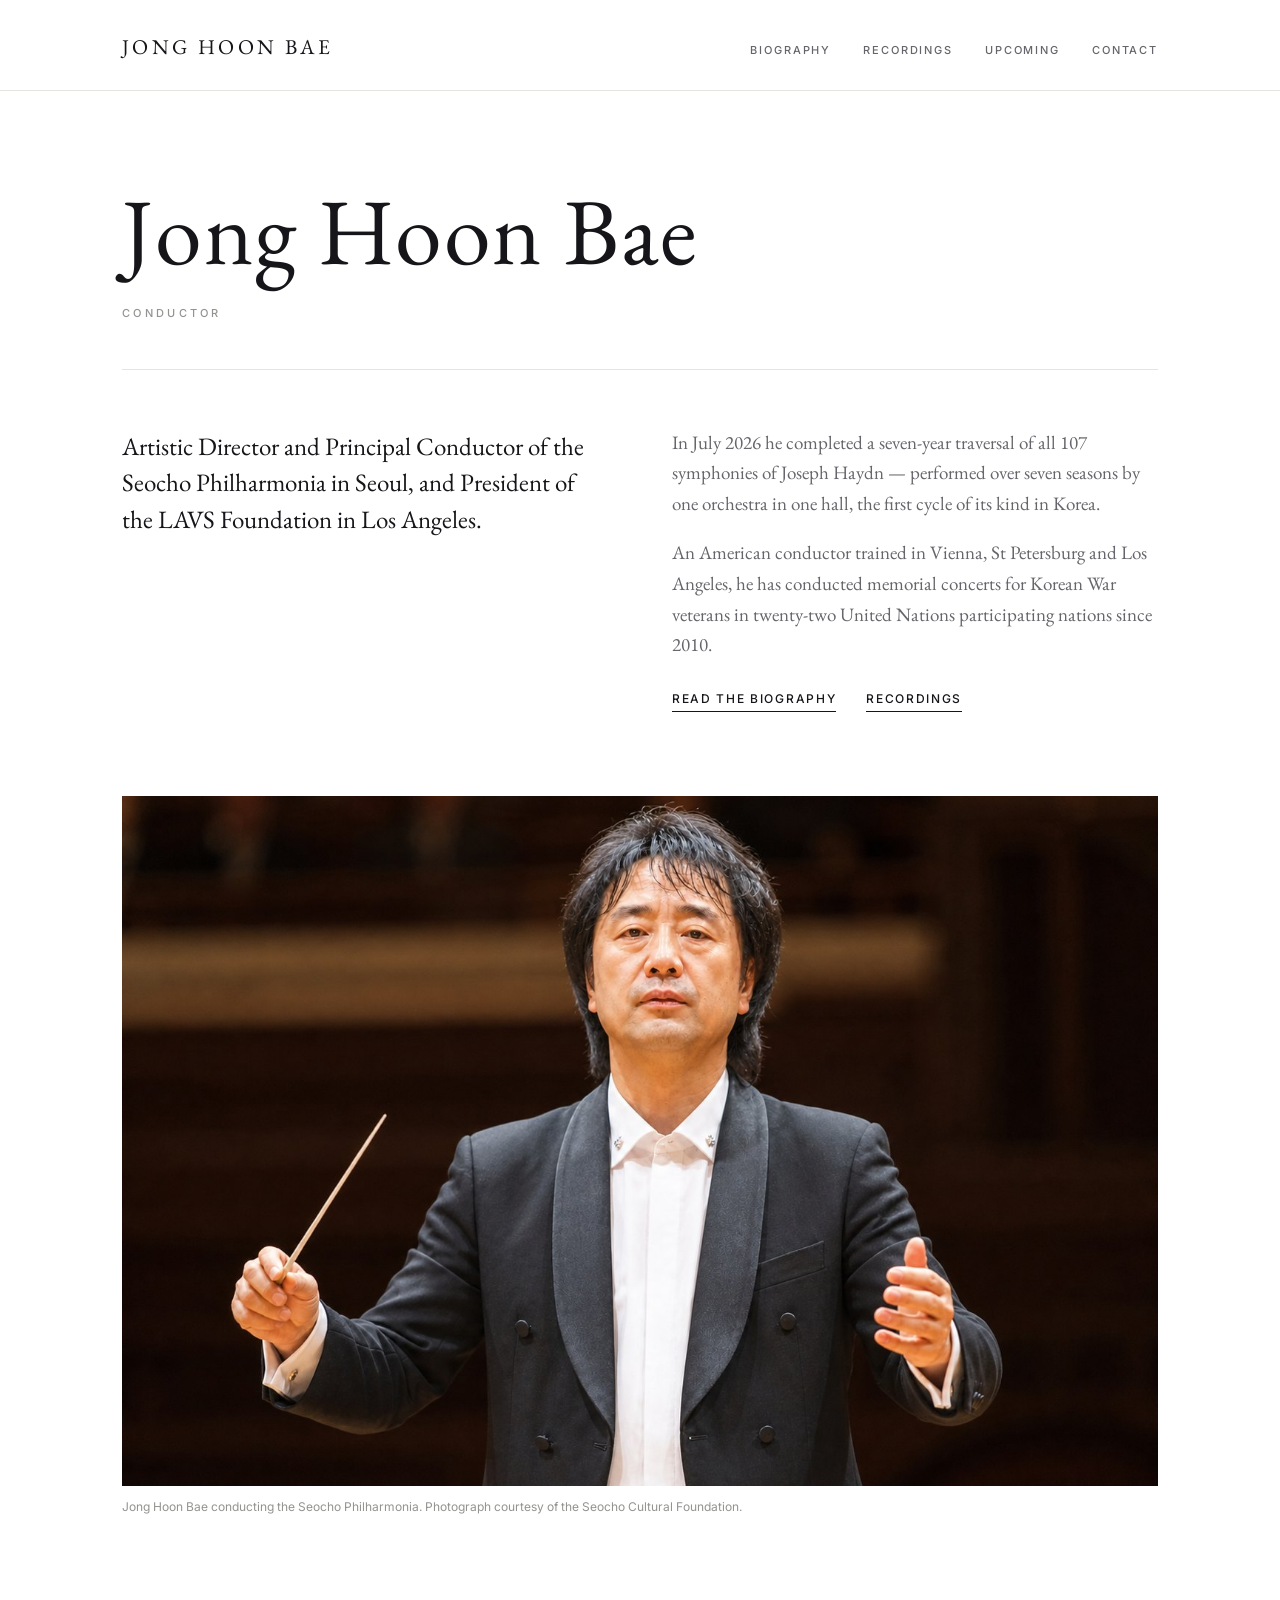
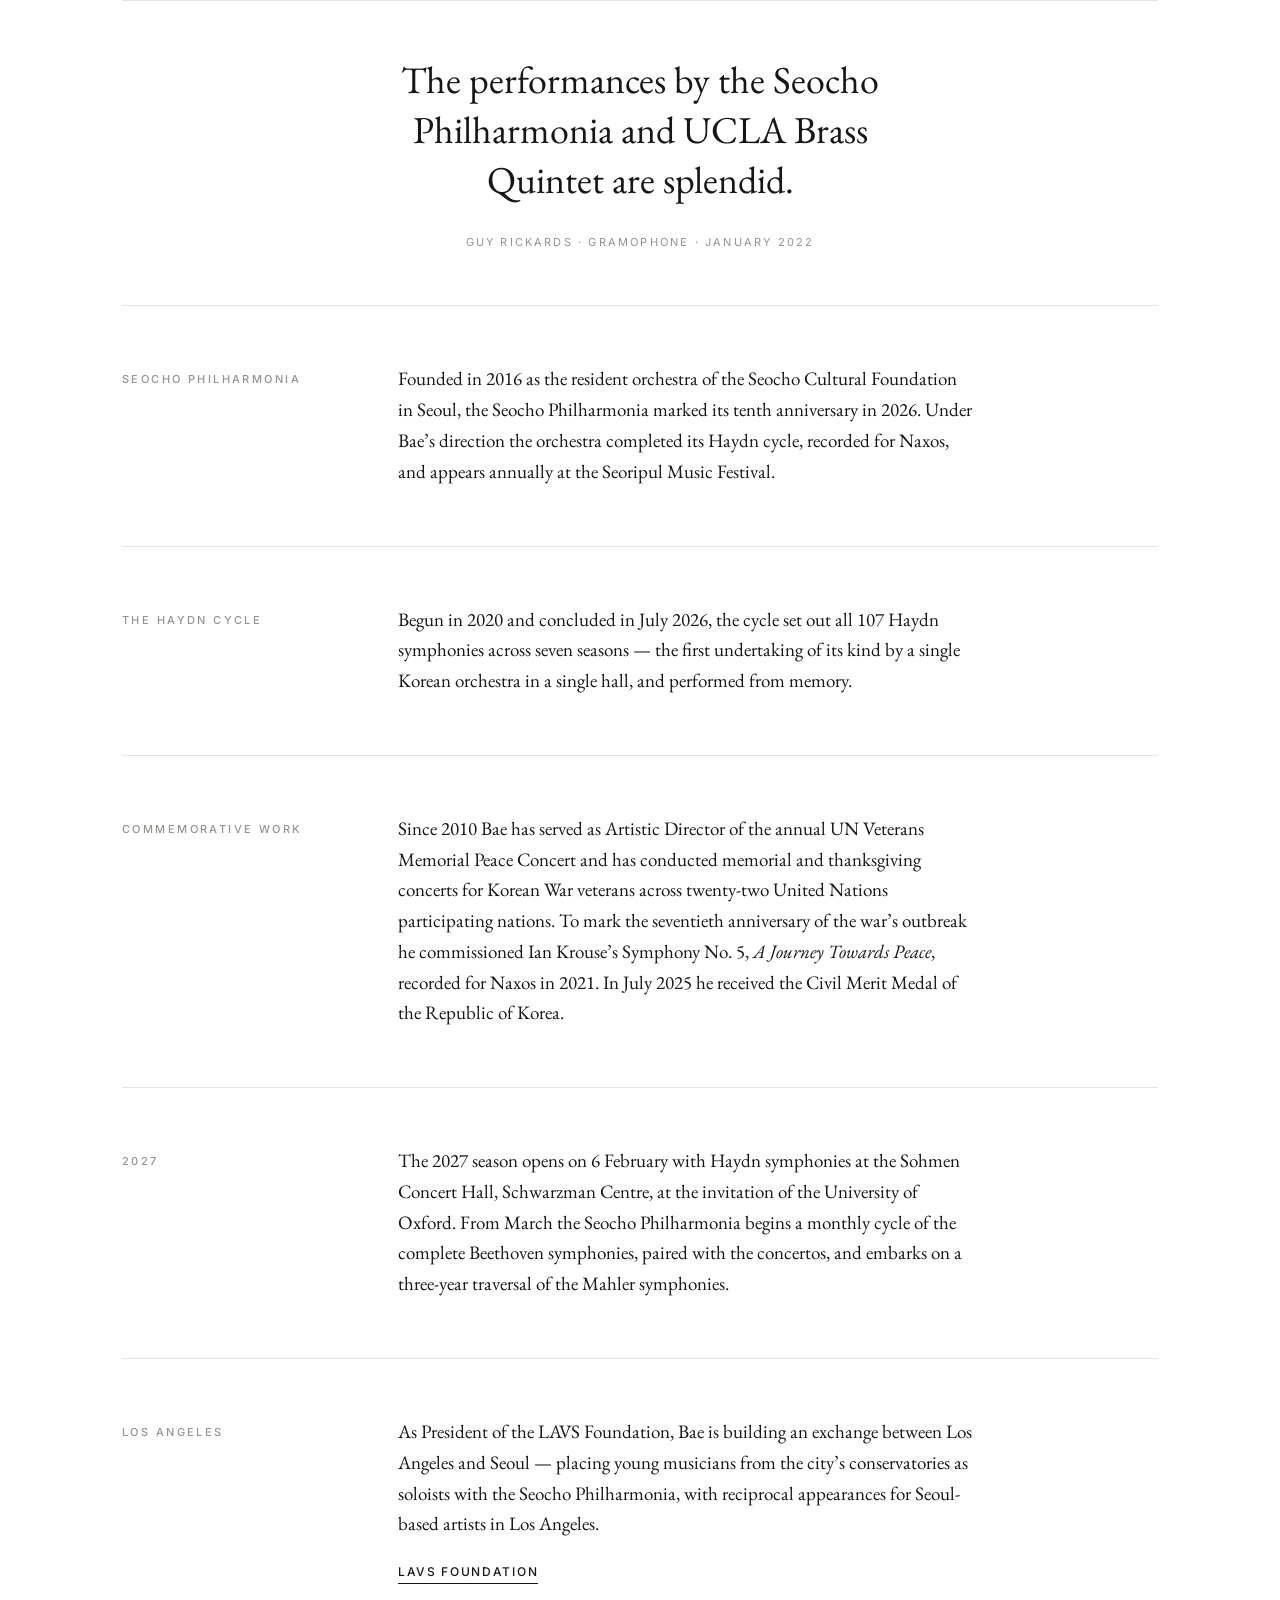
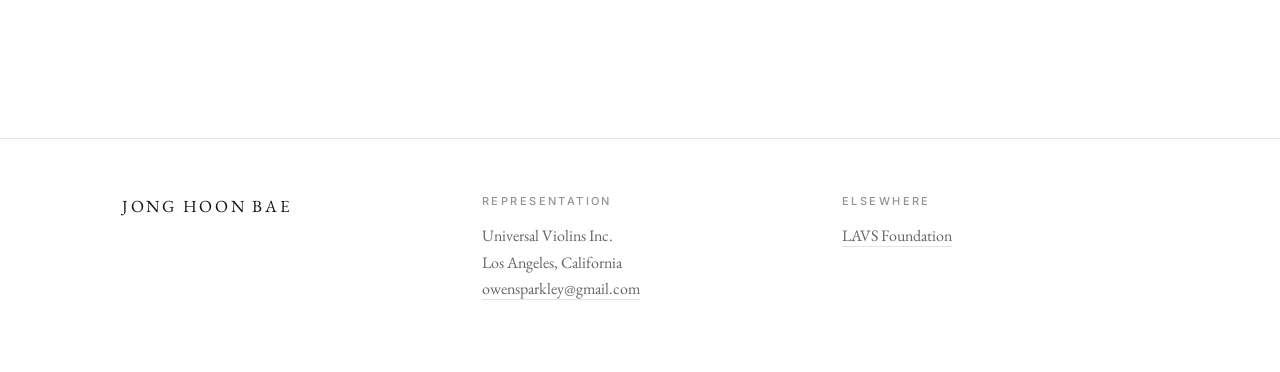
<file: index.html>
<!doctype html>
<html lang="en">
<head>
<meta charset="utf-8">
<meta name="viewport" content="width=device-width, initial-scale=1">
<title>Jong Hoon Bae — Conductor</title>
<meta name="description" content="Jong Hoon Bae is Artistic Director and Principal Conductor of the Seocho Philharmonia in Seoul, and President of the LAVS Foundation in Los Angeles.">
<meta property="og:title" content="Jong Hoon Bae — Conductor">
<meta property="og:description" content="Artistic Director and Principal Conductor of the Seocho Philharmonia.">
<meta property="og:type" content="profile">
<link rel="preconnect" href="https://fonts.gstatic.com" crossorigin>
<link rel="stylesheet" href="https://fonts.googleapis.com/css2?family=EB+Garamond:wght@400;500&family=Inter:wght@400;500&display=swap">
<link rel="stylesheet" href="styles.css">
</head>
<body>

<a class="skip" href="#main">Skip to content</a>

<header class="masthead">
  <div class="wrap masthead__inner">
    <a class="wordmark" href="/">Jong Hoon Bae</a>
    <nav class="nav" id="nav" aria-label="Main">
      <a href="biography.html">Biography</a>
      <a href="recordings.html">Recordings</a>
      <a href="upcoming.html">Upcoming</a>
      <a href="contact.html">Contact</a>
    </nav>
    <button class="navtoggle" id="navtoggle" aria-expanded="false" aria-controls="nav">Menu</button>
  </div>
  <div class="wrap" id="navmobile"></div>
</header>

<main id="main">
  <div class="wrap">

    <div class="opening">
      <h1 class="opening__name">Jong Hoon Bae</h1>
      <p class="opening__role">Conductor</p>
      <div class="opening__line"></div>
    </div>

    <div class="lede">
      <div>
        <p class="lede__statement">Artistic Director and Principal Conductor of the Seocho Philharmonia in Seoul, and President of the LAVS Foundation in Los Angeles.</p>
      </div>
      <div class="lede__body">
        <p>In July 2026 he completed a seven-year traversal of all 107 symphonies of Joseph Haydn &mdash; performed over seven seasons by one orchestra in one hall, the first cycle of its kind in Korea.</p>
        <p>An American conductor trained in Vienna, St&nbsp;Petersburg and Los Angeles, he has conducted memorial concerts for Korean War veterans in twenty-two United Nations participating nations since 2010.</p>
        <div class="links" style="margin-top:28px">
          <a class="link" href="biography.html">Read the biography</a>
          <a class="link" href="recordings.html">Recordings</a>
        </div>
      </div>
    </div>

    <div class="section">
      <div class="plate"><img src="images/concert-bae-900.jpg"
           srcset="images/concert-bae-900.jpg 900w, images/concert-bae-1400.jpg 1400w"
           sizes="(min-width: 1180px) 1036px, 92vw"
           width="1400" height="933"
           alt="Jong Hoon Bae conducting"></div>
      <p class="caption">Jong Hoon Bae conducting the Seocho Philharmonia. Photograph courtesy of the Seocho Cultural Foundation.</p>
    </div>

    <figure class="quote">
      <blockquote>The performances by the Seocho Philharmonia and UCLA Brass Quintet are splendid.</blockquote>
      <figcaption>Guy Rickards &middot; Gramophone &middot; January 2022</figcaption>
    </figure>

    <section class="split" style="border-top:none">
      <p class="split__label">Seocho Philharmonia</p>
      <div class="split__body">
        <p class="measure">Founded in 2016 as the resident orchestra of the Seocho Cultural Foundation in Seoul, the Seocho Philharmonia marked its tenth anniversary in 2026. Under Bae&rsquo;s direction the orchestra completed its Haydn cycle, recorded for Naxos, and appears annually at the Seoripul Music Festival.</p>
      </div>
    </section>

    <section class="split">
      <p class="split__label">The Haydn cycle</p>
      <div class="split__body">
        <p class="measure">Begun in 2020 and concluded in July 2026, the cycle set out all 107 Haydn symphonies across seven seasons &mdash; the first undertaking of its kind by a single Korean orchestra in a single hall, and performed from memory.</p>
      </div>
    </section>

    <section class="split">
      <p class="split__label">Commemorative work</p>
      <div class="split__body">
        <p class="measure">Since 2010 Bae has served as Artistic Director of the annual UN Veterans Memorial Peace Concert and has conducted memorial and thanksgiving concerts for Korean War veterans across twenty-two United Nations participating nations. To mark the seventieth anniversary of the war&rsquo;s outbreak he commissioned Ian Krouse&rsquo;s Symphony No.&nbsp;5, <em>A Journey Towards Peace</em>, recorded for Naxos in 2021. In July 2025 he received the Civil Merit Medal of the Republic of Korea.</p>
      </div>
    </section>

    <section class="split">
      <p class="split__label">2027</p>
      <div class="split__body">
        <p class="measure">The 2027 season opens on 6 February with Haydn symphonies at the Sohmen Concert Hall, Schwarzman Centre, at the invitation of the University of Oxford. From March the Seocho Philharmonia begins a monthly cycle of the complete Beethoven symphonies, paired with the concertos, and embarks on a three-year traversal of the Mahler symphonies.</p>
      </div>
    </section>

    <section class="split">
      <p class="split__label">Los Angeles</p>
      <div class="split__body">
        <p class="measure">As President of the LAVS Foundation, Bae is building an exchange between Los Angeles and Seoul &mdash; placing young musicians from the city&rsquo;s conservatories as soloists with the Seocho Philharmonia, with reciprocal appearances for Seoul-based artists in Los Angeles.</p>
        <div class="links" style="margin-top:22px">
          <a class="link" href="https://lavsfoundation.org">LAVS Foundation</a>
        </div>
      </div>
    </section>

  </div>
</main>

<footer class="foot">
  <div class="wrap foot__inner">
    <div>
      <div class="foot__mark">Jong Hoon Bae</div>
    </div>
    <div>
      <h4>Representation</h4>
      <address>
        Universal Violins Inc.<br>
        Los Angeles, California<br>
        <a href="mailto:owensparkley@gmail.com">owensparkley@gmail.com</a>
      </address>
    </div>
    <div>
      <h4>Elsewhere</h4>
      <p><a href="https://lavsfoundation.org">LAVS Foundation</a></p>
    </div>
  </div>
</footer>

<script>
(function () {
  var btn = document.getElementById('navtoggle');
  var nav = document.getElementById('nav');
  var slot = document.getElementById('navmobile');
  if (!btn || !nav || !slot) return;
  btn.addEventListener('click', function () {
    var open = btn.getAttribute('aria-expanded') === 'true';
    btn.setAttribute('aria-expanded', String(!open));
    if (open) { nav.classList.remove('nav--open'); nav.style.display = ''; }
    else { slot.appendChild(nav); nav.classList.add('nav--open'); nav.style.display = 'flex'; }
  });
})();
</script>

</body>
</html>
</file>
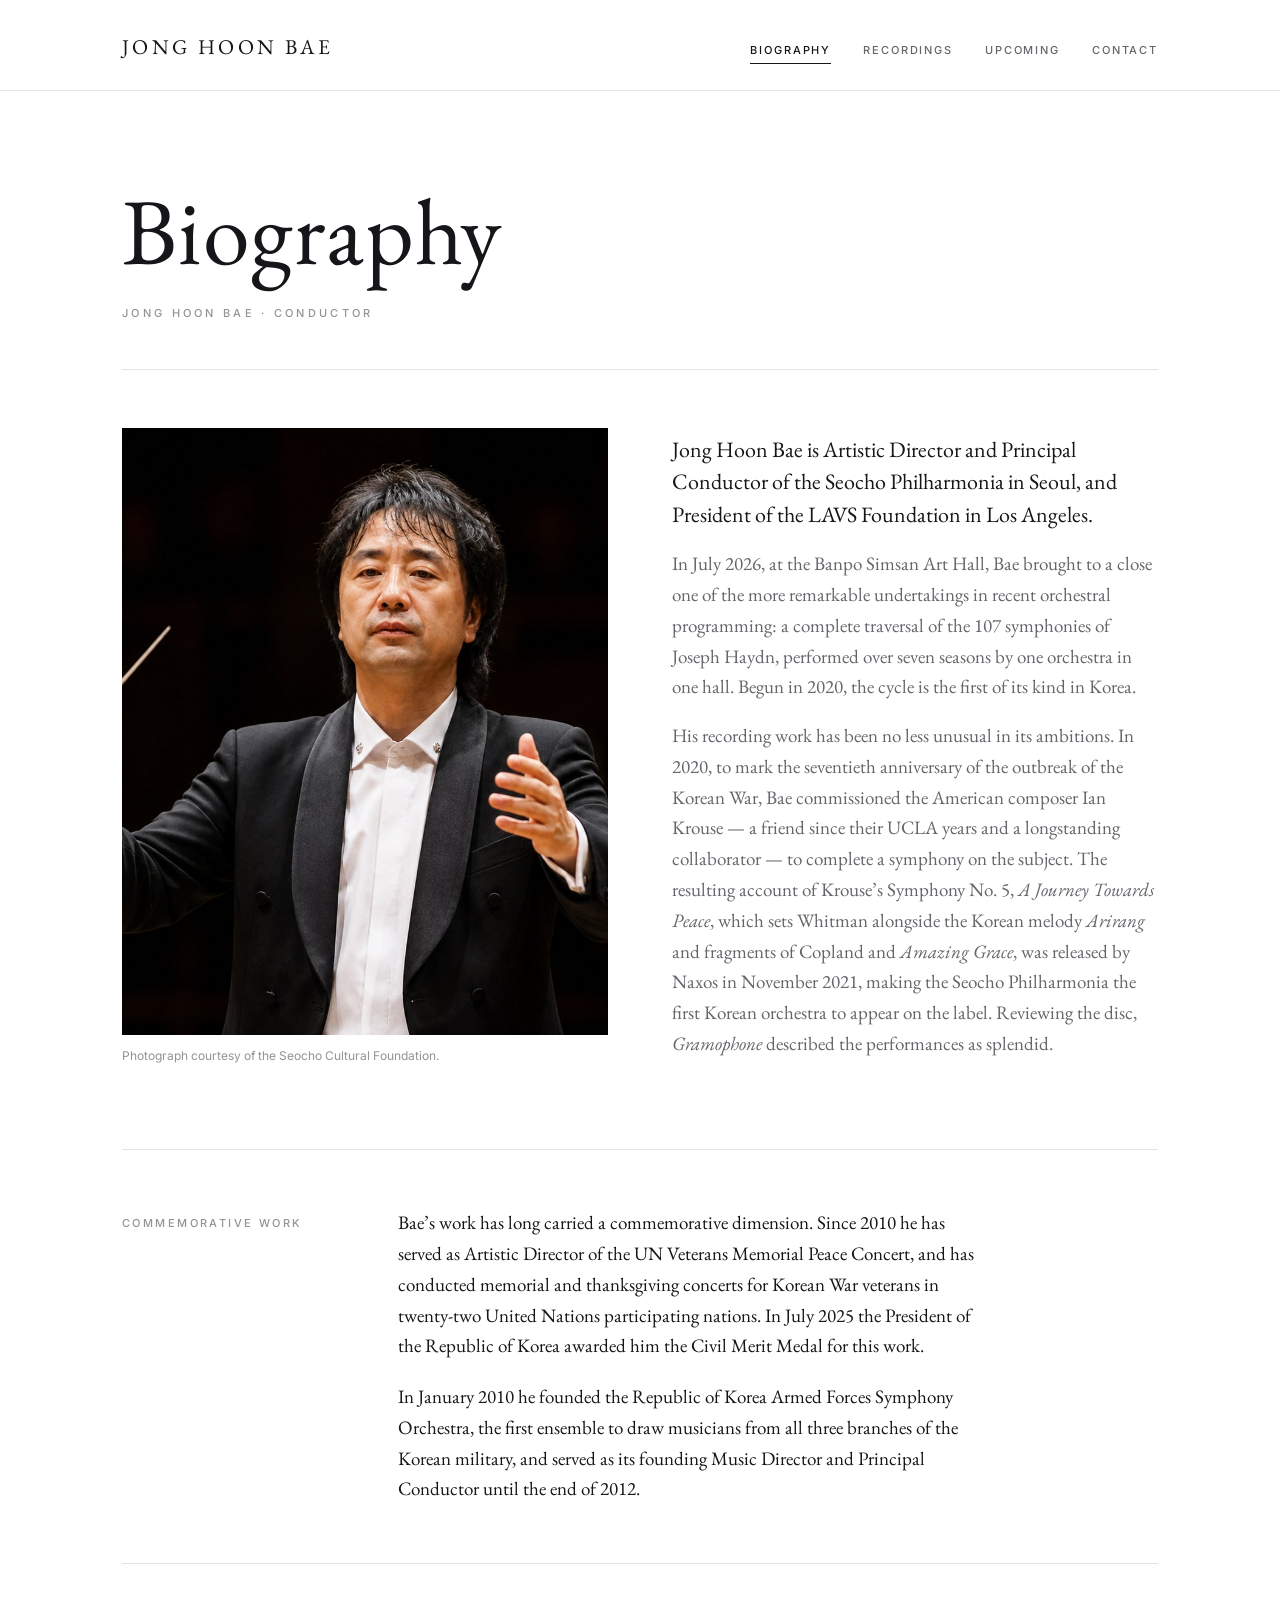
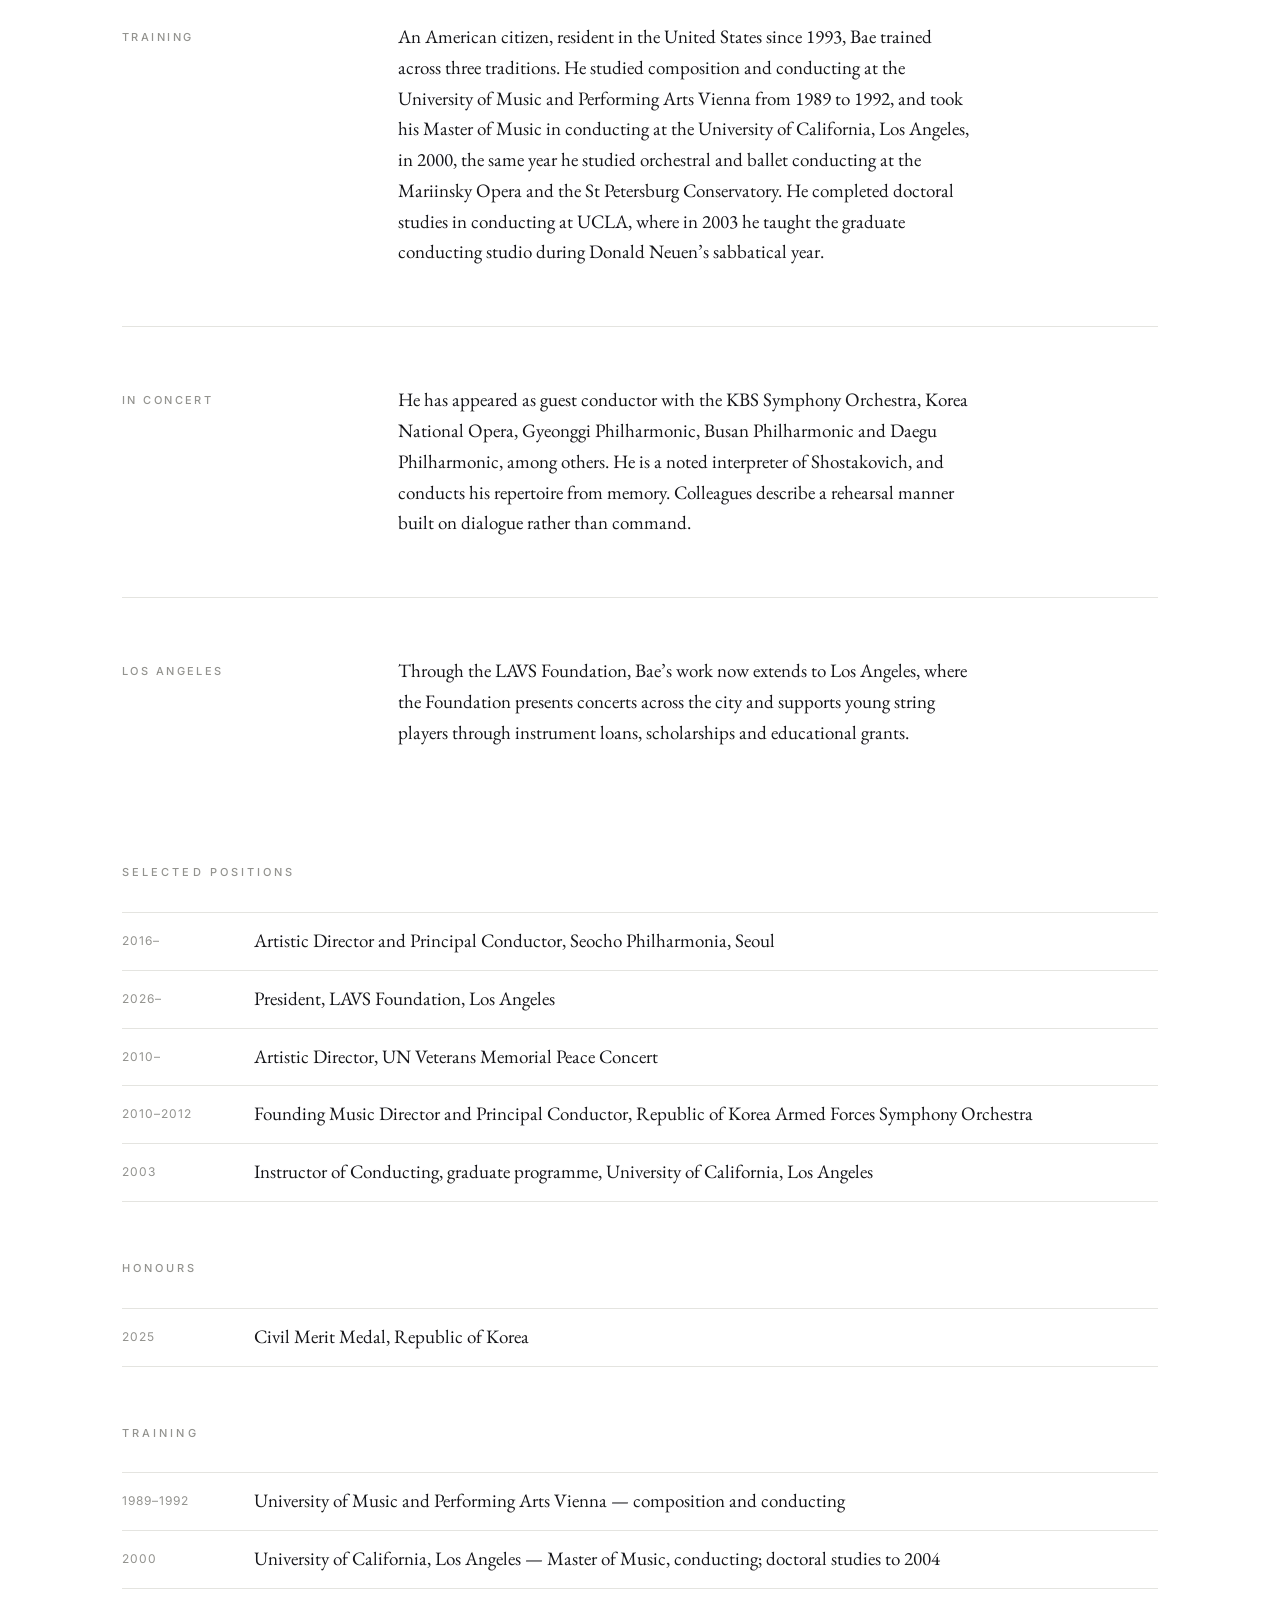
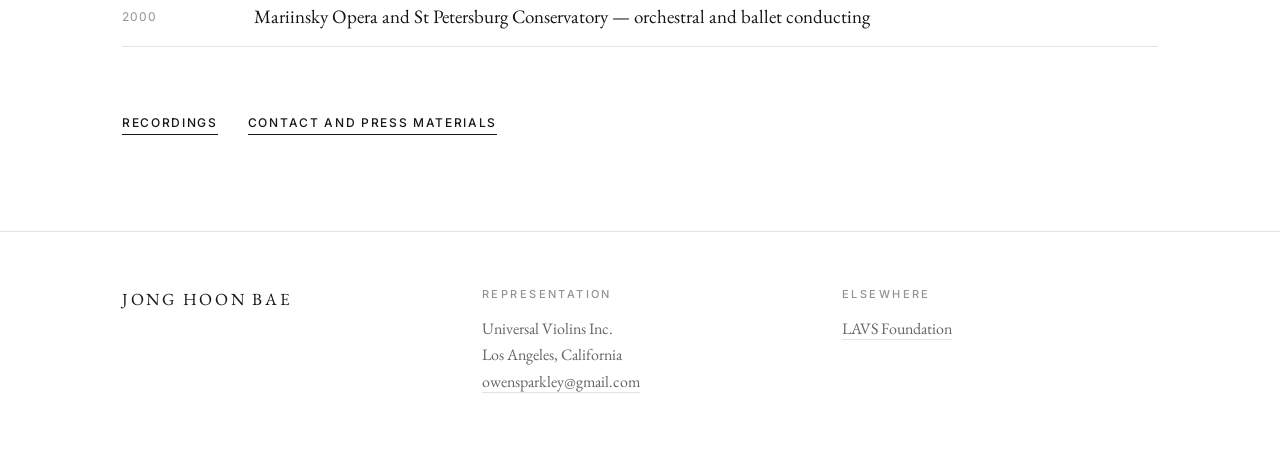
<file: biography.html>
<!doctype html>
<html lang="en">
<head>
<meta charset="utf-8">
<meta name="viewport" content="width=device-width, initial-scale=1">
<title>Biography — Jong Hoon Bae</title>
<meta name="description" content="Biography of the conductor Jong Hoon Bae — Artistic Director and Principal Conductor of the Seocho Philharmonia, Seoul.">
<meta property="og:title" content="Biography — Jong Hoon Bae">
<meta property="og:type" content="profile">
<link rel="preconnect" href="https://fonts.gstatic.com" crossorigin>
<link rel="stylesheet" href="https://fonts.googleapis.com/css2?family=EB+Garamond:wght@400;500&family=Inter:wght@400;500&display=swap">
<link rel="stylesheet" href="styles.css">
</head>
<body>

<a class="skip" href="#main">Skip to content</a>

<header class="masthead">
  <div class="wrap masthead__inner">
    <a class="wordmark" href="index.html">Jong Hoon Bae</a>
    <nav class="nav" id="nav" aria-label="Main">
      <a href="biography.html" aria-current="page">Biography</a>
      <a href="recordings.html">Recordings</a>
      <a href="upcoming.html">Upcoming</a>
      <a href="contact.html">Contact</a>
    </nav>
    <button class="navtoggle" id="navtoggle" aria-expanded="false" aria-controls="nav">Menu</button>
  </div>
  <div class="wrap" id="navmobile"></div>
</header>

<main id="main">
  <div class="wrap">

    <div class="opening">
      <h1 class="opening__name">Biography</h1>
      <p class="opening__role">Jong Hoon Bae &middot; Conductor</p>
      <div class="opening__line"></div>
    </div>

    <div class="lede">
      <div>
        <div class="plate plate--portrait"><img src="images/portrait-concert-bae-480.jpg"
             srcset="images/portrait-concert-bae-480.jpg 480w, images/portrait-concert-bae-800.jpg 800w"
             sizes="(min-width: 900px) 500px, 92vw"
             width="480" height="600"
             alt="Jong Hoon Bae"></div>
        <p class="caption">Photograph courtesy of the Seocho Cultural Foundation.</p>
      </div>
      <div class="lede__body" style="padding-top:6px">
        <p style="font-size:22px;line-height:1.48;color:var(--ink)">Jong Hoon Bae is Artistic Director and Principal Conductor of the Seocho Philharmonia in Seoul, and President of the LAVS Foundation in Los Angeles.</p>
        <p>In July 2026, at the Banpo Simsan Art Hall, Bae brought to a close one of the more remarkable undertakings in recent orchestral programming: a complete traversal of the 107 symphonies of Joseph Haydn, performed over seven seasons by one orchestra in one hall. Begun in 2020, the cycle is the first of its kind in Korea.</p>
        <p>His recording work has been no less unusual in its ambitions. In 2020, to mark the seventieth anniversary of the outbreak of the Korean War, Bae commissioned the American composer Ian Krouse &mdash; a friend since their UCLA years and a longstanding collaborator &mdash; to complete a symphony on the subject. The resulting account of Krouse&rsquo;s Symphony No.&nbsp;5, <em>A Journey Towards Peace</em>, which sets Whitman alongside the Korean melody <em>Arirang</em> and fragments of Copland and <em>Amazing Grace</em>, was released by Naxos in November 2021, making the Seocho Philharmonia the first Korean orchestra to appear on the label. Reviewing the disc, <em>Gramophone</em> described the performances as splendid.</p>
      </div>
    </div>

    <section class="split" style="margin-top:84px">
      <p class="split__label">Commemorative work</p>
      <div class="split__body">
        <p class="measure">Bae&rsquo;s work has long carried a commemorative dimension. Since 2010 he has served as Artistic Director of the UN Veterans Memorial Peace Concert, and has conducted memorial and thanksgiving concerts for Korean War veterans in twenty-two United Nations participating nations. In July 2025 the President of the Republic of Korea awarded him the Civil Merit Medal for this work.</p>
        <p class="measure">In January 2010 he founded the Republic of Korea Armed Forces Symphony Orchestra, the first ensemble to draw musicians from all three branches of the Korean military, and served as its founding Music Director and Principal Conductor until the end of 2012.</p>
      </div>
    </section>

    <section class="split">
      <p class="split__label">Training</p>
      <div class="split__body">
        <p class="measure">An American citizen, resident in the United States since 1993, Bae trained across three traditions. He studied composition and conducting at the University of Music and Performing Arts Vienna from 1989 to 1992, and took his Master of Music in conducting at the University of California, Los Angeles, in 2000, the same year he studied orchestral and ballet conducting at the Mariinsky Opera and the St&nbsp;Petersburg Conservatory. He completed doctoral studies in conducting at UCLA, where in 2003 he taught the graduate conducting studio during Donald Neuen&rsquo;s sabbatical year.</p>
      </div>
    </section>

    <section class="split">
      <p class="split__label">In concert</p>
      <div class="split__body">
        <p class="measure">He has appeared as guest conductor with the KBS Symphony Orchestra, Korea National Opera, Gyeonggi Philharmonic, Busan Philharmonic and Daegu Philharmonic, among others. He is a noted interpreter of Shostakovich, and conducts his repertoire from memory. Colleagues describe a rehearsal manner built on dialogue rather than command.</p>
      </div>
    </section>

    <section class="split">
      <p class="split__label">Los Angeles</p>
      <div class="split__body">
        <p class="measure">Through the LAVS Foundation, Bae&rsquo;s work now extends to Los Angeles, where the Foundation presents concerts across the city and supports young string players through instrument loans, scholarships and educational grants.</p>
      </div>
    </section>

    <section class="section" style="padding-top:58px">
      <p class="eyebrow">Selected positions</p>
      <ul class="plainlist">
        <li><span class="yr">2016&ndash;</span><span>Artistic Director and Principal Conductor, Seocho Philharmonia, Seoul</span></li>
        <li><span class="yr">2026&ndash;</span><span>President, LAVS Foundation, Los Angeles</span></li>
        <li><span class="yr">2010&ndash;</span><span>Artistic Director, UN Veterans Memorial Peace Concert</span></li>
        <li><span class="yr">2010&ndash;2012</span><span>Founding Music Director and Principal Conductor, Republic of Korea Armed Forces Symphony Orchestra</span></li>
        <li><span class="yr">2003</span><span>Instructor of Conducting, graduate programme, University of California, Los Angeles</span></li>
      </ul>
    </section>

    <section class="section" style="padding-top:58px">
      <p class="eyebrow">Honours</p>
      <ul class="plainlist">
        <li><span class="yr">2025</span><span>Civil Merit Medal, Republic of Korea</span></li>
      </ul>
    </section>

    <section class="section" style="padding-top:58px">
      <p class="eyebrow">Training</p>
      <ul class="plainlist">
        <li><span class="yr">1989&ndash;1992</span><span>University of Music and Performing Arts Vienna &mdash; composition and conducting</span></li>
        <li><span class="yr">2000</span><span>University of California, Los Angeles &mdash; Master of Music, conducting; doctoral studies to 2004</span></li>
        <li><span class="yr">2000</span><span>Mariinsky Opera and St&nbsp;Petersburg Conservatory &mdash; orchestral and ballet conducting</span></li>
      </ul>
    </section>

    <section class="section" style="padding-top:58px">
      <div class="links">
        <a class="link" href="recordings.html">Recordings</a>
        <a class="link" href="contact.html">Contact and press materials</a>
      </div>
    </section>

  </div>
</main>

<footer class="foot">
  <div class="wrap foot__inner">
    <div>
      <div class="foot__mark">Jong Hoon Bae</div>
    </div>
    <div>
      <h4>Representation</h4>
      <address>
        Universal Violins Inc.<br>
        Los Angeles, California<br>
        <a href="mailto:owensparkley@gmail.com">owensparkley@gmail.com</a>
      </address>
    </div>
    <div>
      <h4>Elsewhere</h4>
      <p><a href="https://lavsfoundation.org">LAVS Foundation</a></p>
    </div>
  </div>
</footer>

<script>
(function () {
  var btn = document.getElementById('navtoggle');
  var nav = document.getElementById('nav');
  var slot = document.getElementById('navmobile');
  if (!btn || !nav || !slot) return;
  btn.addEventListener('click', function () {
    var open = btn.getAttribute('aria-expanded') === 'true';
    btn.setAttribute('aria-expanded', String(!open));
    if (open) { nav.classList.remove('nav--open'); nav.style.display = ''; }
    else { slot.appendChild(nav); nav.classList.add('nav--open'); nav.style.display = 'flex'; }
  });
})();
</script>

</body>
</html>
</file>
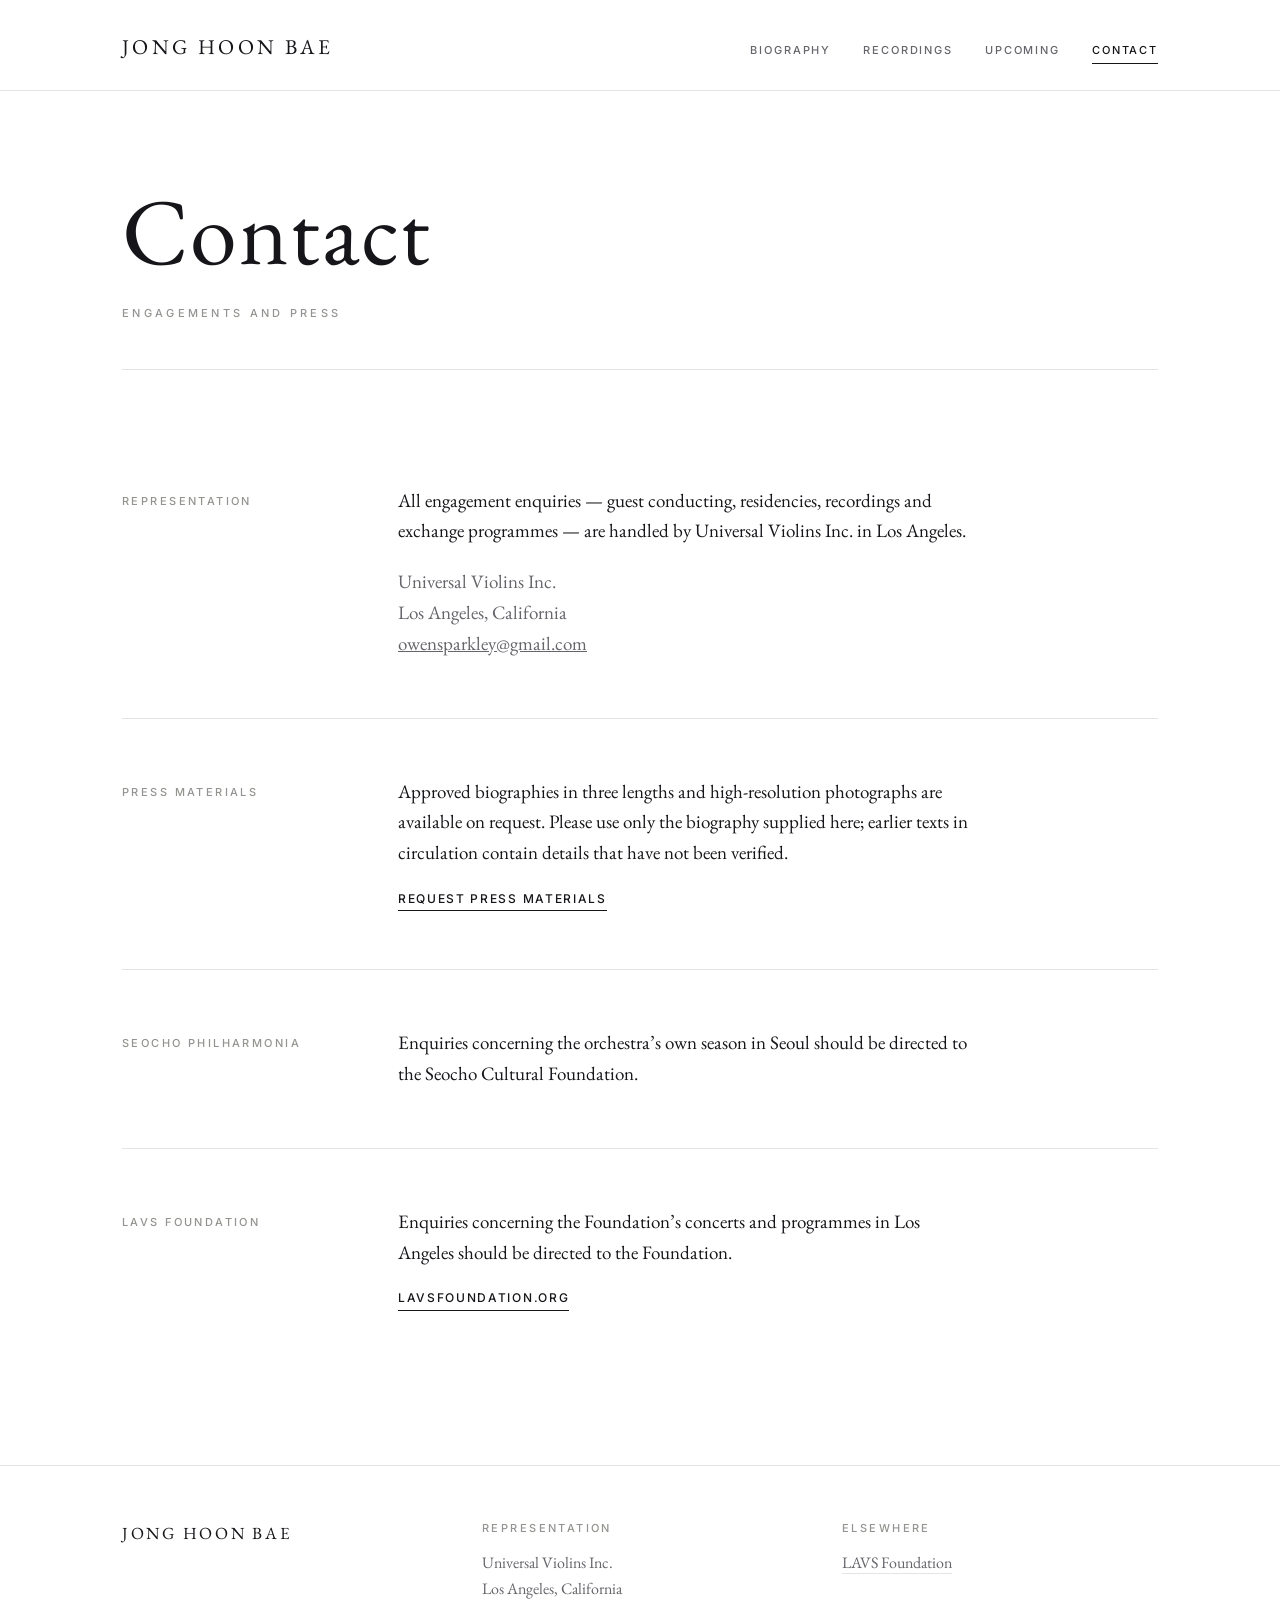
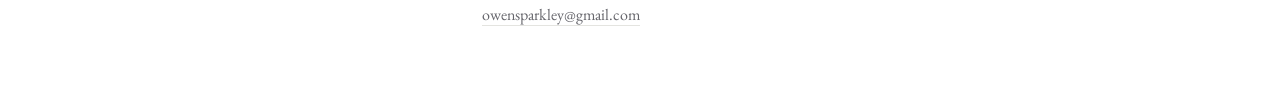
<file: contact.html>
<!doctype html>
<html lang="en">
<head>
<meta charset="utf-8">
<meta name="viewport" content="width=device-width, initial-scale=1">
<title>Contact — Jong Hoon Bae</title>
<meta name="description" content="Engagement enquiries and press materials for the conductor Jong Hoon Bae. Representation: Universal Violins Inc., Los Angeles.">
<meta property="og:title" content="Contact — Jong Hoon Bae">
<meta property="og:type" content="profile">
<link rel="preconnect" href="https://fonts.gstatic.com" crossorigin>
<link rel="stylesheet" href="https://fonts.googleapis.com/css2?family=EB+Garamond:wght@400;500&family=Inter:wght@400;500&display=swap">
<link rel="stylesheet" href="styles.css">
</head>
<body>

<a class="skip" href="#main">Skip to content</a>

<header class="masthead">
  <div class="wrap masthead__inner">
    <a class="wordmark" href="index.html">Jong Hoon Bae</a>
    <nav class="nav" id="nav" aria-label="Main">
      <a href="biography.html">Biography</a>
      <a href="recordings.html">Recordings</a>
      <a href="upcoming.html">Upcoming</a>
      <a href="contact.html" aria-current="page">Contact</a>
    </nav>
    <button class="navtoggle" id="navtoggle" aria-expanded="false" aria-controls="nav">Menu</button>
  </div>
  <div class="wrap" id="navmobile"></div>
</header>

<main id="main">
  <div class="wrap">

    <div class="opening">
      <h1 class="opening__name">Contact</h1>
      <p class="opening__role">Engagements and press</p>
      <div class="opening__line"></div>
    </div>

    <section class="split" style="margin-top:58px;border-top:none">
      <p class="split__label">Representation</p>
      <div class="split__body">
        <p class="measure">All engagement enquiries &mdash; guest conducting, residencies, recordings and exchange programmes &mdash; are handled by Universal Violins Inc. in Los Angeles.</p>
        <address style="font-style:normal;color:var(--muted)">
          Universal Violins Inc.<br>
          Los Angeles, California<br>
          <a href="mailto:owensparkley@gmail.com" style="color:inherit">owensparkley@gmail.com</a>
        </address>
      </div>
    </section>

    <section class="split">
      <p class="split__label">Press materials</p>
      <div class="split__body">
        <p class="measure">Approved biographies in three lengths and high-resolution photographs are available on request. Please use only the biography supplied here; earlier texts in circulation contain details that have not been verified.</p>
        <div class="links" style="margin-top:20px">
          <a class="link" href="mailto:owensparkley@gmail.com?subject=Press%20materials%20%E2%80%94%20Jong%20Hoon%20Bae">Request press materials</a>
        </div>
      </div>
    </section>

    <section class="split">
      <p class="split__label">Seocho Philharmonia</p>
      <div class="split__body">
        <p class="measure">Enquiries concerning the orchestra&rsquo;s own season in Seoul should be directed to the Seocho Cultural Foundation.</p>
      </div>
    </section>

    <section class="split">
      <p class="split__label">LAVS Foundation</p>
      <div class="split__body">
        <p class="measure">Enquiries concerning the Foundation&rsquo;s concerts and programmes in Los Angeles should be directed to the Foundation.</p>
        <div class="links" style="margin-top:20px">
          <a class="link" href="https://lavsfoundation.org">lavsfoundation.org</a>
        </div>
      </div>
    </section>

  </div>
</main>

<footer class="foot">
  <div class="wrap foot__inner">
    <div>
      <div class="foot__mark">Jong Hoon Bae</div>
    </div>
    <div>
      <h4>Representation</h4>
      <address>
        Universal Violins Inc.<br>
        Los Angeles, California<br>
        <a href="mailto:owensparkley@gmail.com">owensparkley@gmail.com</a>
      </address>
    </div>
    <div>
      <h4>Elsewhere</h4>
      <p><a href="https://lavsfoundation.org">LAVS Foundation</a></p>
    </div>
  </div>
</footer>

<script>
(function () {
  var btn = document.getElementById('navtoggle');
  var nav = document.getElementById('nav');
  var slot = document.getElementById('navmobile');
  if (!btn || !nav || !slot) return;
  btn.addEventListener('click', function () {
    var open = btn.getAttribute('aria-expanded') === 'true';
    btn.setAttribute('aria-expanded', String(!open));
    if (open) { nav.classList.remove('nav--open'); nav.style.display = ''; }
    else { slot.appendChild(nav); nav.classList.add('nav--open'); nav.style.display = 'flex'; }
  });
})();
</script>

</body>
</html>
</file>
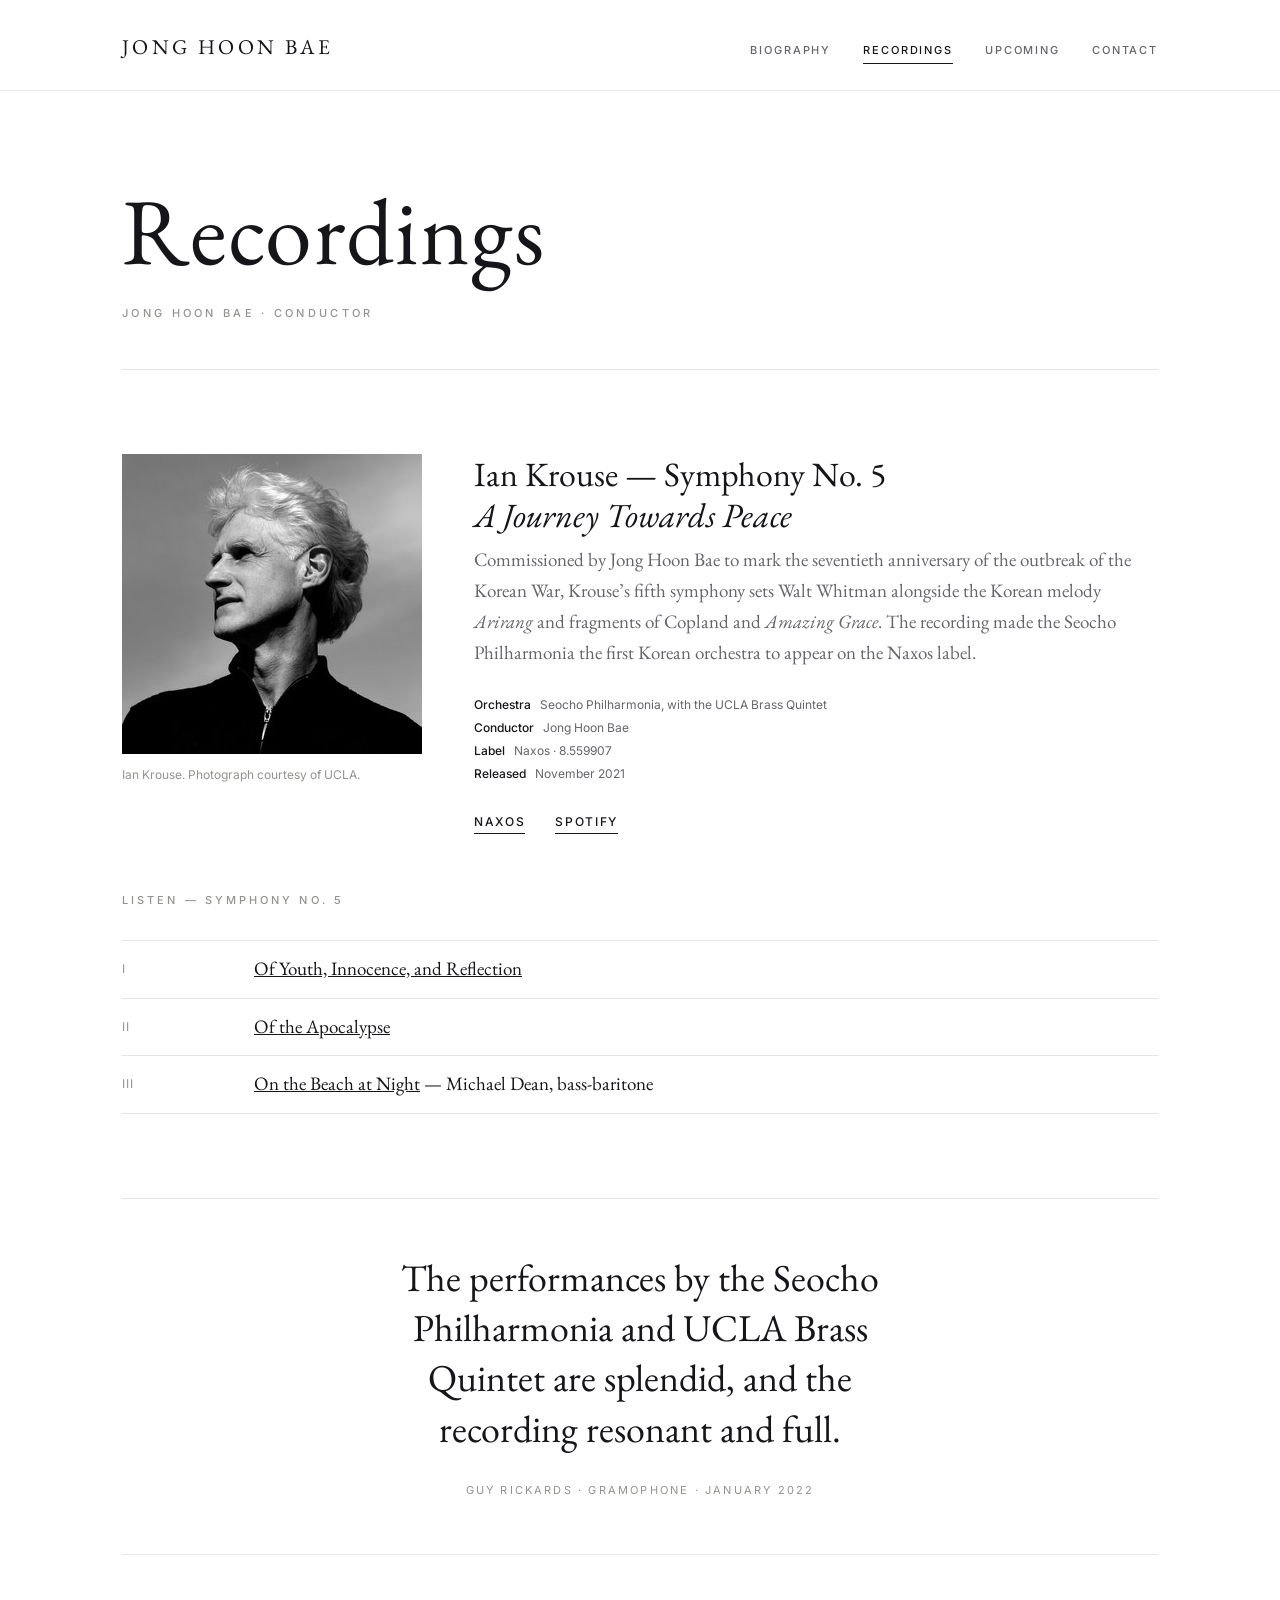
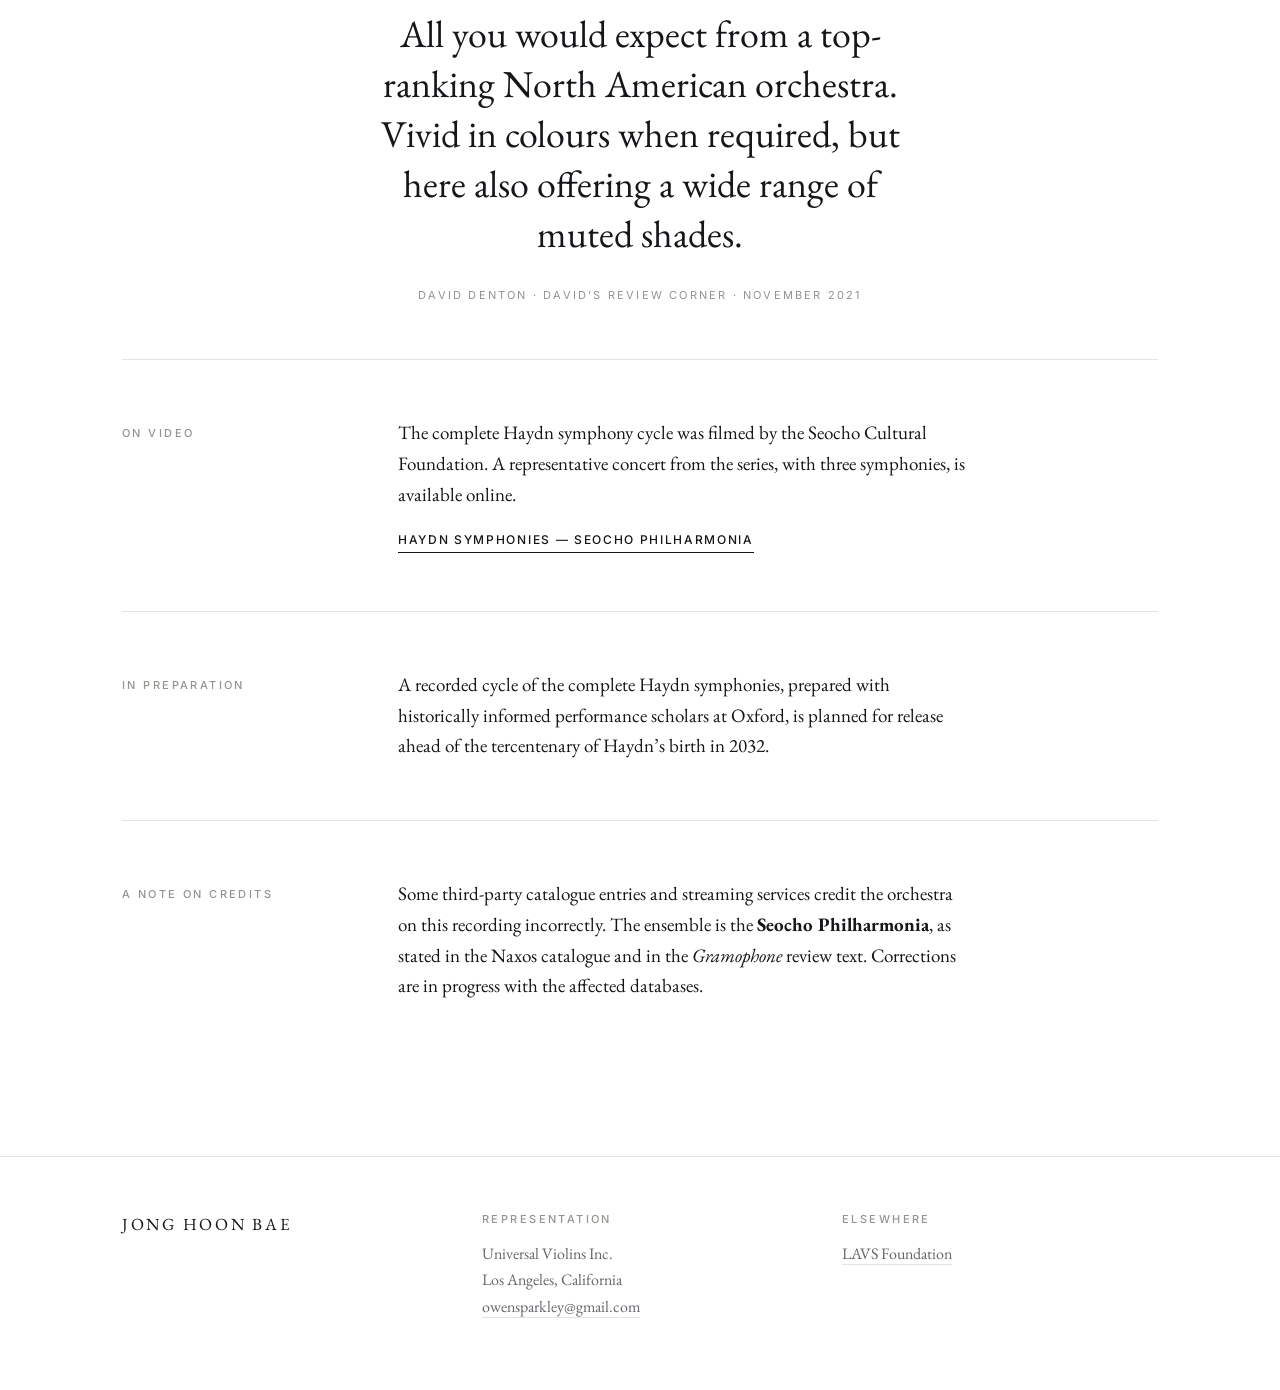
<file: recordings.html>
<!doctype html>
<html lang="en">
<head>
<meta charset="utf-8">
<meta name="viewport" content="width=device-width, initial-scale=1">
<title>Recordings — Jong Hoon Bae</title>
<meta name="description" content="Recordings conducted by Jong Hoon Bae, including Ian Krouse's Symphony No. 5 'A Journey Towards Peace' with the Seocho Philharmonia on Naxos.">
<meta property="og:title" content="Recordings — Jong Hoon Bae">
<meta property="og:type" content="profile">
<link rel="preconnect" href="https://fonts.gstatic.com" crossorigin>
<link rel="stylesheet" href="https://fonts.googleapis.com/css2?family=EB+Garamond:wght@400;500&family=Inter:wght@400;500&display=swap">
<link rel="stylesheet" href="styles.css">
</head>
<body>

<a class="skip" href="#main">Skip to content</a>

<header class="masthead">
  <div class="wrap masthead__inner">
    <a class="wordmark" href="index.html">Jong Hoon Bae</a>
    <nav class="nav" id="nav" aria-label="Main">
      <a href="biography.html">Biography</a>
      <a href="recordings.html" aria-current="page">Recordings</a>
      <a href="upcoming.html">Upcoming</a>
      <a href="contact.html">Contact</a>
    </nav>
    <button class="navtoggle" id="navtoggle" aria-expanded="false" aria-controls="nav">Menu</button>
  </div>
  <div class="wrap" id="navmobile"></div>
</header>

<main id="main">
  <div class="wrap">

    <div class="opening">
      <h1 class="opening__name">Recordings</h1>
      <p class="opening__role">Jong Hoon Bae &middot; Conductor</p>
      <div class="opening__line"></div>
    </div>

    <section class="section">
      <div class="record">
        <div>
          <div class="plate"><img src="images/krouse-300.jpg"
               srcset="images/krouse-300.jpg 300w, images/krouse-600.jpg 600w"
               sizes="(min-width: 760px) 300px, 92vw"
               width="300" height="300"
               alt="Ian Krouse"></div>
          <p class="caption">Ian Krouse. Photograph courtesy of UCLA.</p>
        </div>
        <div>
          <h2 style="margin-bottom:10px">Ian Krouse &mdash; Symphony No.&nbsp;5<br><em>A Journey Towards Peace</em></h2>
          <p class="measure" style="color:var(--muted)">Commissioned by Jong Hoon Bae to mark the seventieth anniversary of the outbreak of the Korean War, Krouse&rsquo;s fifth symphony sets Walt Whitman alongside the Korean melody <em>Arirang</em> and fragments of Copland and <em>Amazing Grace</em>. The recording made the Seocho Philharmonia the first Korean orchestra to appear on the Naxos label.</p>
          <p class="record__meta">
            <b>Orchestra</b> &nbsp; Seocho Philharmonia, with the UCLA Brass Quintet<br>
            <b>Conductor</b> &nbsp; Jong Hoon Bae<br>
            <b>Label</b> &nbsp; Naxos &middot; 8.559907<br>
            <b>Released</b> &nbsp; November 2021
          </p>
          <div class="links" style="margin-top:26px">
            <a class="link" href="https://www.naxos.com/CatalogueDetail/?id=8.559907" target="_blank" rel="noopener">Naxos</a>
            <a class="link" href="https://open.spotify.com/album/3DgKxxWQuhVDIBYJkxL95s" target="_blank" rel="noopener">Spotify</a>
          </div>
        </div>
      </div>
    </section>

    <section class="section" style="padding-top:58px">
      <p class="eyebrow">Listen &mdash; Symphony No.&nbsp;5</p>
      <ul class="plainlist">
        <li><span class="yr">I</span><span><a href="https://www.youtube.com/watch?v=Zyy6xIjPoY4" target="_blank" rel="noopener">Of Youth, Innocence, and Reflection</a></span></li>
        <li><span class="yr">II</span><span><a href="https://www.youtube.com/watch?v=QQi6xKPxjHg" target="_blank" rel="noopener">Of the Apocalypse</a></span></li>
        <li><span class="yr">III</span><span><a href="https://www.youtube.com/watch?v=et4muamFDIg" target="_blank" rel="noopener">On the Beach at Night</a> &mdash; Michael Dean, bass-baritone</span></li>
      </ul>
    </section>

    <figure class="quote">
      <blockquote>The performances by the Seocho Philharmonia and UCLA Brass Quintet are splendid, and the recording resonant and full.</blockquote>
      <figcaption>Guy Rickards &middot; Gramophone &middot; January 2022</figcaption>
    </figure>

    <figure class="quote" style="border-top:none;margin-top:0">
      <blockquote>All you would expect from a top-ranking North American orchestra. Vivid in colours when required, but here also offering a wide range of muted shades.</blockquote>
      <figcaption>David Denton &middot; David&rsquo;s Review Corner &middot; November 2021</figcaption>
    </figure>

    <section class="split" style="border-top:none">
      <p class="split__label">On video</p>
      <div class="split__body">
        <p class="measure">The complete Haydn symphony cycle was filmed by the Seocho Cultural Foundation. A representative concert from the series, with three symphonies, is available online.</p>
        <div class="links" style="margin-top:20px">
          <a class="link" href="https://www.youtube.com/watch?v=Wt_w5VVc3Rk" target="_blank" rel="noopener">Haydn symphonies &mdash; Seocho Philharmonia</a>
        </div>
      </div>
    </section>

    <section class="split">
      <p class="split__label">In preparation</p>
      <div class="split__body">
        <p class="measure">A recorded cycle of the complete Haydn symphonies, prepared with historically informed performance scholars at Oxford, is planned for release ahead of the tercentenary of Haydn&rsquo;s birth in 2032.</p>
      </div>
    </section>

    <section class="split">
      <p class="split__label">A note on credits</p>
      <div class="split__body">
        <p class="measure">Some third-party catalogue entries and streaming services credit the orchestra on this recording incorrectly. The ensemble is the <strong>Seocho Philharmonia</strong>, as stated in the Naxos catalogue and in the <em>Gramophone</em> review text. Corrections are in progress with the affected databases.</p>
      </div>
    </section>

  </div>
</main>

<footer class="foot">
  <div class="wrap foot__inner">
    <div>
      <div class="foot__mark">Jong Hoon Bae</div>
    </div>
    <div>
      <h4>Representation</h4>
      <address>
        Universal Violins Inc.<br>
        Los Angeles, California<br>
        <a href="mailto:owensparkley@gmail.com">owensparkley@gmail.com</a>
      </address>
    </div>
    <div>
      <h4>Elsewhere</h4>
      <p><a href="https://lavsfoundation.org">LAVS Foundation</a></p>
    </div>
  </div>
</footer>

<script>
(function () {
  var btn = document.getElementById('navtoggle');
  var nav = document.getElementById('nav');
  var slot = document.getElementById('navmobile');
  if (!btn || !nav || !slot) return;
  btn.addEventListener('click', function () {
    var open = btn.getAttribute('aria-expanded') === 'true';
    btn.setAttribute('aria-expanded', String(!open));
    if (open) { nav.classList.remove('nav--open'); nav.style.display = ''; }
    else { slot.appendChild(nav); nav.classList.add('nav--open'); nav.style.display = 'flex'; }
  });
})();
</script>

</body>
</html>
</file>
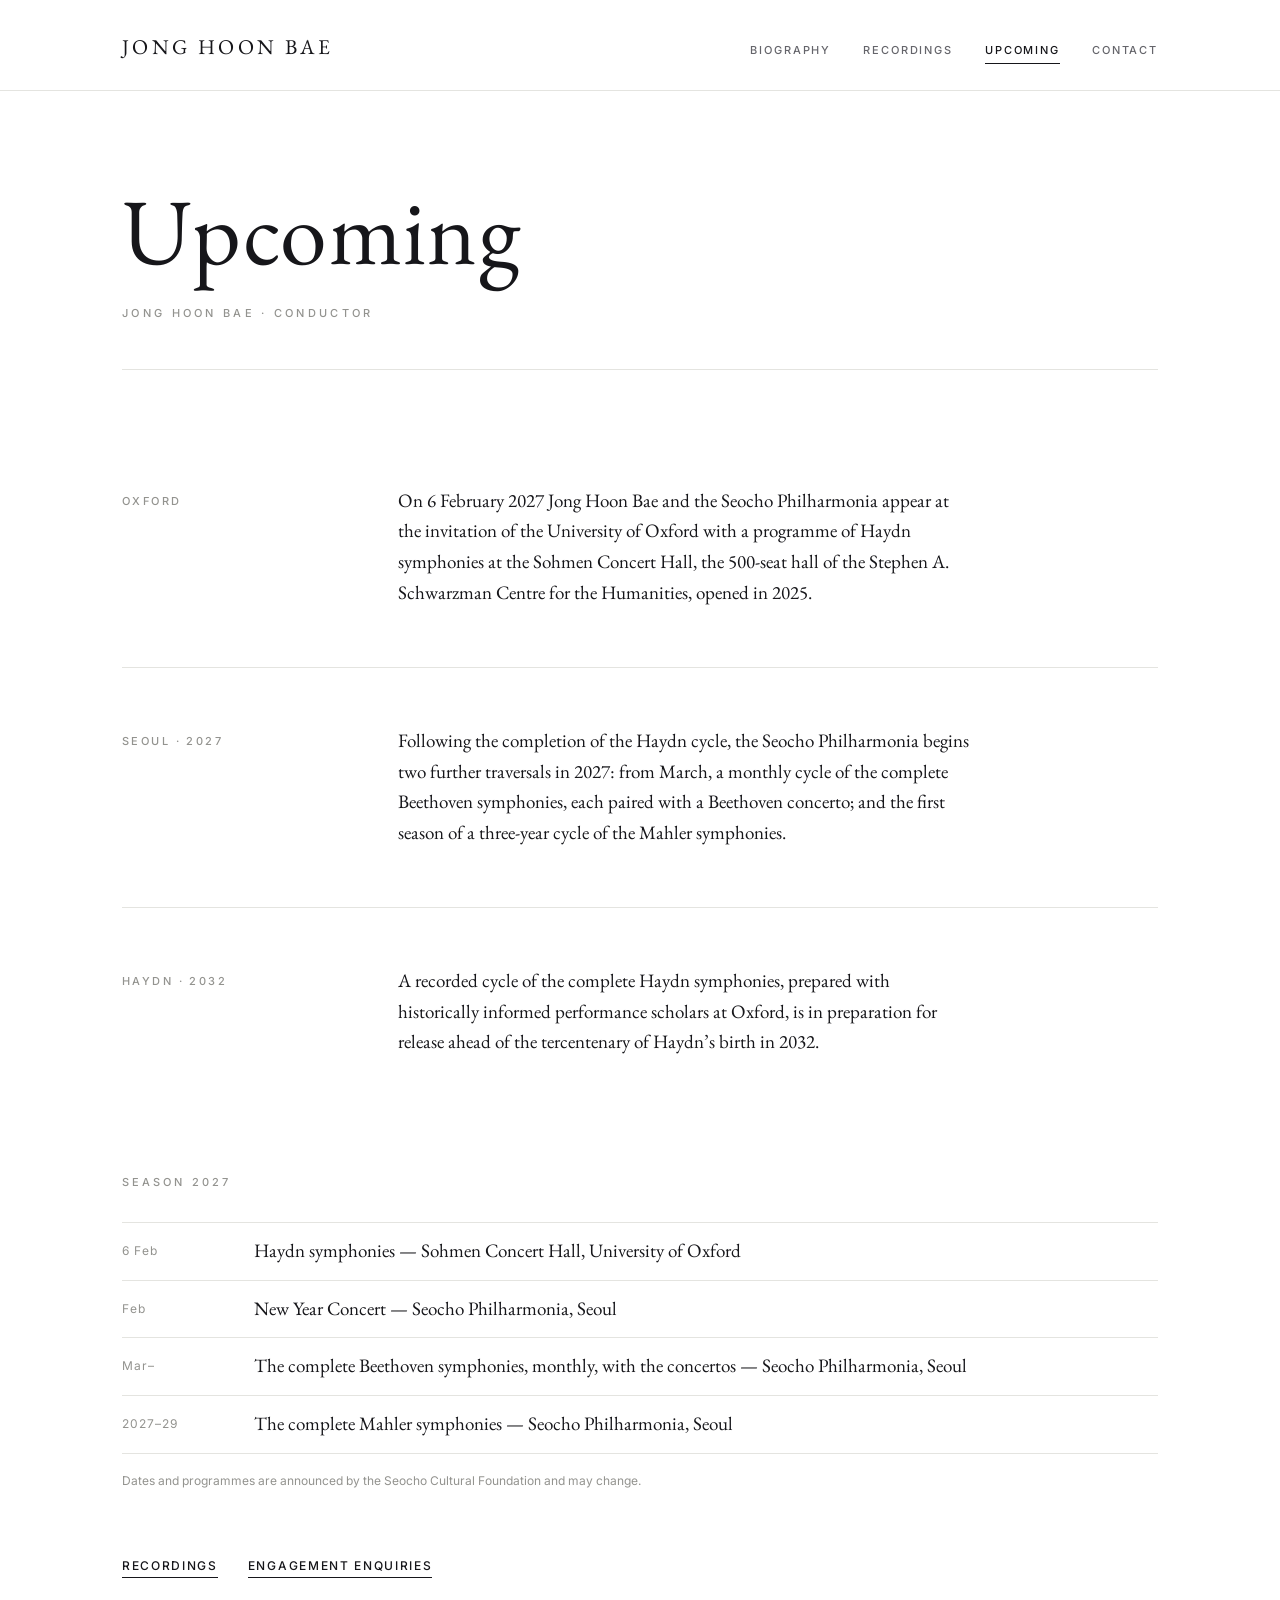
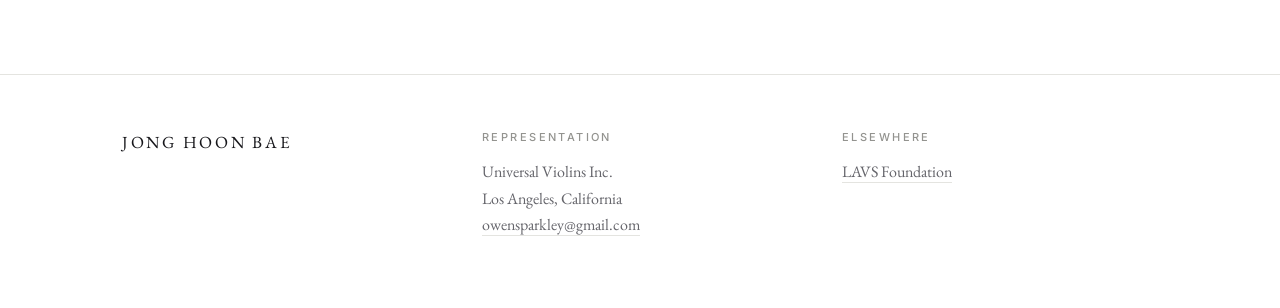
<file: upcoming.html>
<!doctype html>
<html lang="en">
<head>
<meta charset="utf-8">
<meta name="viewport" content="width=device-width, initial-scale=1">
<title>Upcoming — Jong Hoon Bae</title>
<meta name="description" content="Forthcoming engagements of the conductor Jong Hoon Bae: Haydn at the University of Oxford, February 2027; the complete Beethoven and Mahler symphonies with the Seocho Philharmonia.">
<meta property="og:title" content="Upcoming — Jong Hoon Bae">
<meta property="og:type" content="profile">
<link rel="preconnect" href="https://fonts.gstatic.com" crossorigin>
<link rel="stylesheet" href="https://fonts.googleapis.com/css2?family=EB+Garamond:wght@400;500&family=Inter:wght@400;500&display=swap">
<link rel="stylesheet" href="styles.css">
</head>
<body>

<a class="skip" href="#main">Skip to content</a>

<header class="masthead">
  <div class="wrap masthead__inner">
    <a class="wordmark" href="index.html">Jong Hoon Bae</a>
    <nav class="nav" id="nav" aria-label="Main">
      <a href="biography.html">Biography</a>
      <a href="recordings.html">Recordings</a>
      <a href="upcoming.html" aria-current="page">Upcoming</a>
      <a href="contact.html">Contact</a>
    </nav>
    <button class="navtoggle" id="navtoggle" aria-expanded="false" aria-controls="nav">Menu</button>
  </div>
  <div class="wrap" id="navmobile"></div>
</header>

<main id="main">
  <div class="wrap">

    <div class="opening">
      <h1 class="opening__name">Upcoming</h1>
      <p class="opening__role">Jong Hoon Bae &middot; Conductor</p>
      <div class="opening__line"></div>
    </div>

    <section class="split" style="margin-top:58px;border-top:none">
      <p class="split__label">Oxford</p>
      <div class="split__body">
        <p class="measure">On 6 February 2027 Jong Hoon Bae and the Seocho Philharmonia appear at the invitation of the University of Oxford with a programme of Haydn symphonies at the Sohmen Concert Hall, the 500-seat hall of the Stephen A. Schwarzman Centre for the Humanities, opened in 2025.</p>
      </div>
    </section>

    <section class="split">
      <p class="split__label">Seoul &middot; 2027</p>
      <div class="split__body">
        <p class="measure">Following the completion of the Haydn cycle, the Seocho Philharmonia begins two further traversals in 2027: from March, a monthly cycle of the complete Beethoven symphonies, each paired with a Beethoven concerto; and the first season of a three-year cycle of the Mahler symphonies.</p>
      </div>
    </section>

    <section class="split">
      <p class="split__label">Haydn &middot; 2032</p>
      <div class="split__body">
        <p class="measure">A recorded cycle of the complete Haydn symphonies, prepared with historically informed performance scholars at Oxford, is in preparation for release ahead of the tercentenary of Haydn&rsquo;s birth in 2032.</p>
      </div>
    </section>

    <section class="section" style="padding-top:58px">
      <p class="eyebrow">Season 2027</p>
      <ul class="plainlist">
        <li><span class="yr">6 Feb</span><span>Haydn symphonies &mdash; Sohmen Concert Hall, University of Oxford</span></li>
        <li><span class="yr">Feb</span><span>New Year Concert &mdash; Seocho Philharmonia, Seoul</span></li>
        <li><span class="yr">Mar&ndash;</span><span>The complete Beethoven symphonies, monthly, with the concertos &mdash; Seocho Philharmonia, Seoul</span></li>
        <li><span class="yr">2027&ndash;29</span><span>The complete Mahler symphonies &mdash; Seocho Philharmonia, Seoul</span></li>
      </ul>
      <p class="caption" style="margin-top:18px">Dates and programmes are announced by the Seocho Cultural Foundation and may change.</p>
    </section>

    <section class="section" style="padding-top:58px">
      <div class="links">
        <a class="link" href="recordings.html">Recordings</a>
        <a class="link" href="contact.html">Engagement enquiries</a>
      </div>
    </section>

  </div>
</main>

<footer class="foot">
  <div class="wrap foot__inner">
    <div>
      <div class="foot__mark">Jong Hoon Bae</div>
    </div>
    <div>
      <h4>Representation</h4>
      <address>
        Universal Violins Inc.<br>
        Los Angeles, California<br>
        <a href="mailto:owensparkley@gmail.com">owensparkley@gmail.com</a>
      </address>
    </div>
    <div>
      <h4>Elsewhere</h4>
      <p><a href="https://lavsfoundation.org">LAVS Foundation</a></p>
    </div>
  </div>
</footer>

<script>
(function () {
  var btn = document.getElementById('navtoggle');
  var nav = document.getElementById('nav');
  var slot = document.getElementById('navmobile');
  if (!btn || !nav || !slot) return;
  btn.addEventListener('click', function () {
    var open = btn.getAttribute('aria-expanded') === 'true';
    btn.setAttribute('aria-expanded', String(!open));
    if (open) { nav.classList.remove('nav--open'); nav.style.display = ''; }
    else { slot.appendChild(nav); nav.classList.add('nav--open'); nav.style.display = 'flex'; }
  });
})();
</script>

</body>
</html>
</file>
<file: styles.css>
/* Jong Hoon Bae — conductor
   Monochrome editorial. No accent colour by design. */

:root {
  --ink: #16161A;
  --muted: #65656B;
  --faint: #93938F;
  --rule: #E4E4E0;
  --plate: #EDEDE9;
  --bg: #FFFFFF;

  --serif: "EB Garamond", Georgia, "Times New Roman", serif;
  --sans: "Inter", "Helvetica Neue", Helvetica, Arial, sans-serif;

  --gutter: 24px;
  --max: 1180px;
}

@media (min-width: 760px)  { :root { --gutter: 48px; } }
@media (min-width: 1100px) { :root { --gutter: 72px; } }

*, *::before, *::after { box-sizing: border-box; }

html { -webkit-text-size-adjust: 100%; }

body {
  margin: 0;
  background: var(--bg);
  color: var(--ink);
  font-family: var(--serif);
  font-size: 19px;
  line-height: 1.62;
  font-weight: 400;
  -webkit-font-smoothing: antialiased;
}

img { max-width: 100%; display: block; }

a { color: inherit; }

.skip {
  position: absolute; left: -9999px;
  background: var(--ink); color: #fff;
  padding: 12px 18px; font-family: var(--sans); font-size: 13px;
}
.skip:focus { left: 12px; top: 12px; z-index: 100; }

.wrap {
  max-width: var(--max);
  margin: 0 auto;
  padding-left: var(--gutter);
  padding-right: var(--gutter);
}

/* ---------- masthead ---------- */

.masthead {
  border-bottom: 1px solid var(--rule);
  padding: 30px 0 26px;
}

.masthead__inner {
  display: flex;
  align-items: baseline;
  justify-content: space-between;
  gap: 28px;
}

.wordmark {
  font-family: var(--serif);
  font-size: 21px;
  font-weight: 400;
  letter-spacing: 0.16em;
  text-transform: uppercase;
  text-decoration: none;
  white-space: nowrap;
}

.nav {
  display: flex;
  gap: 32px;
  font-family: var(--sans);
  font-size: 11px;
  font-weight: 500;
  letter-spacing: 0.17em;
  text-transform: uppercase;
}

.nav a {
  text-decoration: none;
  color: var(--muted);
  padding-bottom: 3px;
  border-bottom: 1px solid transparent;
  transition: color .15s ease, border-color .15s ease;
}
.nav a:hover { color: var(--ink); border-bottom-color: var(--ink); }
.nav a[aria-current="page"] { color: var(--ink); border-bottom-color: var(--ink); }

.navtoggle {
  display: none;
  background: none;
  border: 1px solid var(--rule);
  padding: 9px 14px;
  font-family: var(--sans);
  font-size: 11px;
  font-weight: 500;
  letter-spacing: 0.16em;
  text-transform: uppercase;
  color: var(--ink);
  cursor: pointer;
}

#navmobile:empty { display: none; }
#navmobile { padding-top: 18px; }

.nav--open {
  flex-direction: column;
  gap: 16px;
  align-items: flex-start;
  padding-bottom: 8px;
}

@media (max-width: 859px) {
  .nav { display: none; }
  .navtoggle { display: block; }
  .nav--open { display: flex !important; }
}

/* ---------- hero / title block ---------- */

.opening {
  padding: 92px 0 0;
}

.opening__name {
  font-family: var(--serif);
  font-weight: 400;
  font-size: clamp(42px, 8.2vw, 94px);
  line-height: 1.02;
  letter-spacing: 0.015em;
  margin: 0;
}

.opening__role {
  font-family: var(--sans);
  font-size: 11px;
  font-weight: 500;
  letter-spacing: 0.3em;
  text-transform: uppercase;
  color: var(--faint);
  margin: 26px 0 0;
}

.opening__line {
  margin-top: 46px;
  border-top: 1px solid var(--rule);
}

/* ---------- plate (image placeholder / image) ---------- */

.plate {
  background: var(--plate);
  aspect-ratio: 3 / 2;
  display: flex;
  align-items: center;
  justify-content: center;
  overflow: hidden;
}

.plate img { width: 100%; height: 100%; object-fit: cover; }

.plate span {
  font-family: var(--sans);
  font-size: 11px;
  letter-spacing: 0.22em;
  text-transform: uppercase;
  color: #ADADA8;
}

.plate--portrait { aspect-ratio: 4 / 5; }
.plate--wide { aspect-ratio: 16 / 7; }

.caption {
  font-family: var(--sans);
  font-size: 12px;
  line-height: 1.5;
  color: var(--faint);
  margin: 12px 0 0;
}

/* ---------- lede ---------- */

.lede {
  display: grid;
  grid-template-columns: 1fr 1fr;
  gap: 64px;
  padding: 58px 0 0;
  align-items: start;
}

.lede__statement {
  font-size: 25px;
  line-height: 1.46;
  margin: 0;
}

.lede__body p { margin: 0 0 18px; color: var(--muted); }
.lede__body p:last-child { margin-bottom: 0; }

@media (max-width: 899px) {
  .lede { grid-template-columns: 1fr; gap: 34px; }
  .lede__statement { font-size: 22px; }
}

/* ---------- generic section ---------- */

.section { padding: 84px 0 0; }

.section--rule { border-top: 1px solid var(--rule); margin-top: 84px; padding-top: 58px; }

.eyebrow {
  font-family: var(--sans);
  font-size: 11px;
  font-weight: 500;
  letter-spacing: 0.28em;
  text-transform: uppercase;
  color: var(--faint);
  margin: 0 0 30px;
}

h2 {
  font-family: var(--serif);
  font-weight: 400;
  font-size: 34px;
  line-height: 1.2;
  margin: 0 0 26px;
}

h3 {
  font-family: var(--serif);
  font-weight: 500;
  font-size: 21px;
  line-height: 1.3;
  margin: 0 0 8px;
}

p { margin: 0 0 20px; }

/* two-column: label left, body right */

.split {
  display: grid;
  grid-template-columns: 220px 1fr;
  gap: 56px;
  padding: 58px 0;
  border-top: 1px solid var(--rule);
  align-items: start;
}

.split__label {
  font-family: var(--sans);
  font-size: 11px;
  font-weight: 500;
  letter-spacing: 0.22em;
  text-transform: uppercase;
  color: var(--faint);
  margin: 7px 0 0;
}

.split__body > :last-child { margin-bottom: 0; }

.split__body .measure { max-width: 64ch; }

@media (max-width: 899px) {
  .split { grid-template-columns: 1fr; gap: 20px; padding: 42px 0; }
}

/* ---------- plain lists (monograph style) ---------- */

.plainlist { list-style: none; margin: 0; padding: 0; }

.plainlist li {
  display: grid;
  grid-template-columns: 110px 1fr;
  gap: 22px;
  padding: 13px 0;
  border-bottom: 1px solid var(--rule);
}

.plainlist li:first-child { border-top: 1px solid var(--rule); }

.plainlist .yr {
  font-family: var(--sans);
  font-size: 12px;
  letter-spacing: 0.08em;
  color: var(--faint);
  padding-top: 5px;
}

@media (max-width: 599px) {
  .plainlist li { grid-template-columns: 1fr; gap: 3px; }
  .plainlist .yr { padding-top: 0; }
}

/* ---------- pull quote ---------- */

.quote {
  border-top: 1px solid var(--rule);
  border-bottom: 1px solid var(--rule);
  margin: 84px 0 0;
  padding: 54px 0;
  text-align: center;
}

.quote blockquote {
  margin: 0 auto;
  max-width: 30ch;
  font-size: clamp(26px, 3.6vw, 38px);
  line-height: 1.32;
  font-weight: 400;
}

.quote figcaption {
  font-family: var(--sans);
  font-size: 11px;
  letter-spacing: 0.2em;
  text-transform: uppercase;
  color: var(--faint);
  margin-top: 28px;
}

/* ---------- record card ---------- */

.record {
  display: grid;
  grid-template-columns: 300px 1fr;
  gap: 52px;
  align-items: start;
}

.record .plate { aspect-ratio: 1 / 1; }

.record__meta {
  font-family: var(--sans);
  font-size: 12px;
  line-height: 1.9;
  color: var(--muted);
  margin: 26px 0 0;
}

.record__meta b { font-weight: 500; color: var(--ink); }

@media (max-width: 759px) {
  .record { grid-template-columns: 1fr; gap: 28px; }
}

/* ---------- link ---------- */

.link {
  font-family: var(--sans);
  font-size: 12px;
  font-weight: 500;
  letter-spacing: 0.14em;
  text-transform: uppercase;
  text-decoration: none;
  border-bottom: 1px solid var(--ink);
  padding-bottom: 2px;
  display: inline-block;
  transition: opacity .15s ease;
}
.link:hover { opacity: .55; }

.links { display: flex; flex-wrap: wrap; gap: 30px; margin-top: 8px; }

/* ---------- footer ---------- */

.foot {
  border-top: 1px solid var(--rule);
  margin-top: 96px;
  padding: 54px 0 70px;
}

.foot__inner {
  display: grid;
  grid-template-columns: 1fr 1fr 1fr;
  gap: 44px;
  align-items: start;
}

.foot__mark {
  font-size: 17px;
  letter-spacing: 0.16em;
  text-transform: uppercase;
}

.foot h4 {
  font-family: var(--sans);
  font-size: 11px;
  font-weight: 500;
  letter-spacing: 0.22em;
  text-transform: uppercase;
  color: var(--faint);
  margin: 0 0 12px;
}

.foot p, .foot address {
  font-size: 16px;
  line-height: 1.65;
  color: var(--muted);
  margin: 0;
  font-style: normal;
}

.foot a { color: var(--muted); text-decoration: none; border-bottom: 1px solid var(--rule); }
.foot a:hover { color: var(--ink); border-bottom-color: var(--ink); }

@media (max-width: 859px) {
  .foot__inner { grid-template-columns: 1fr; gap: 32px; }
}
</file>
